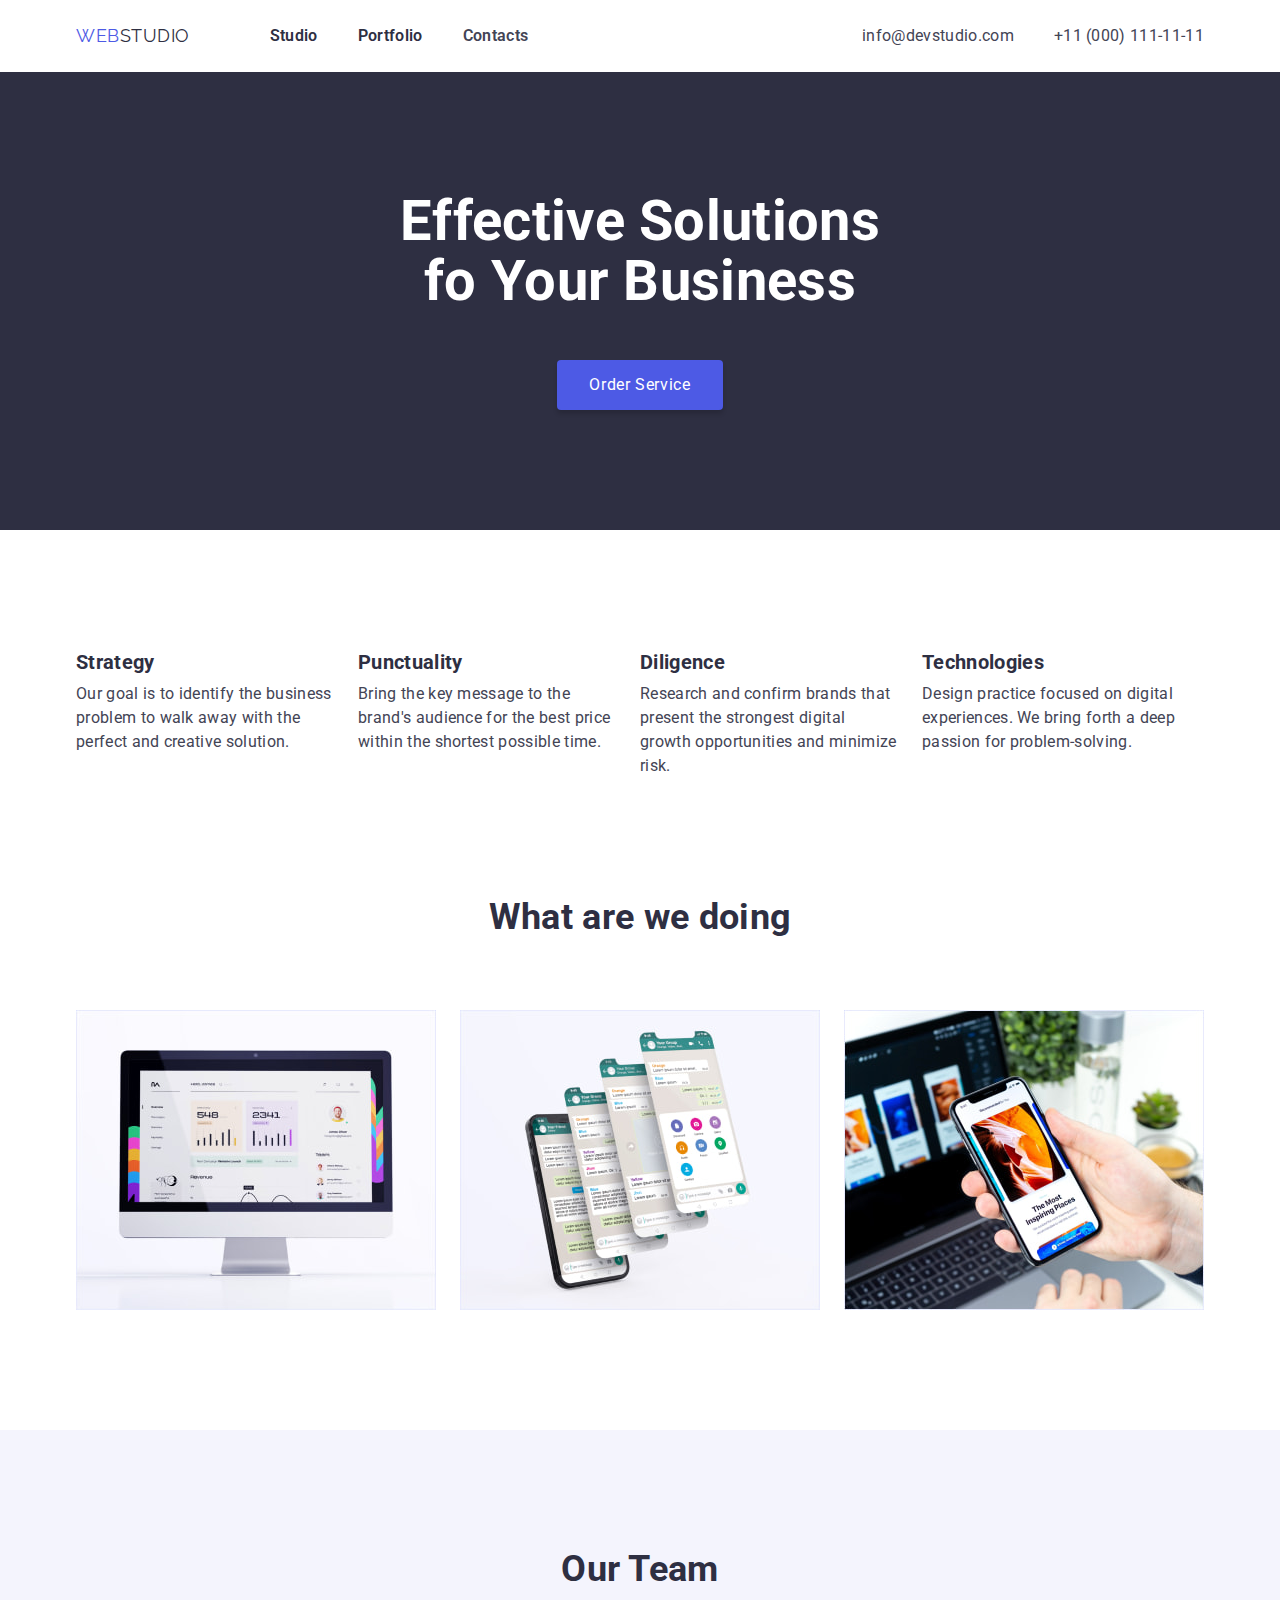
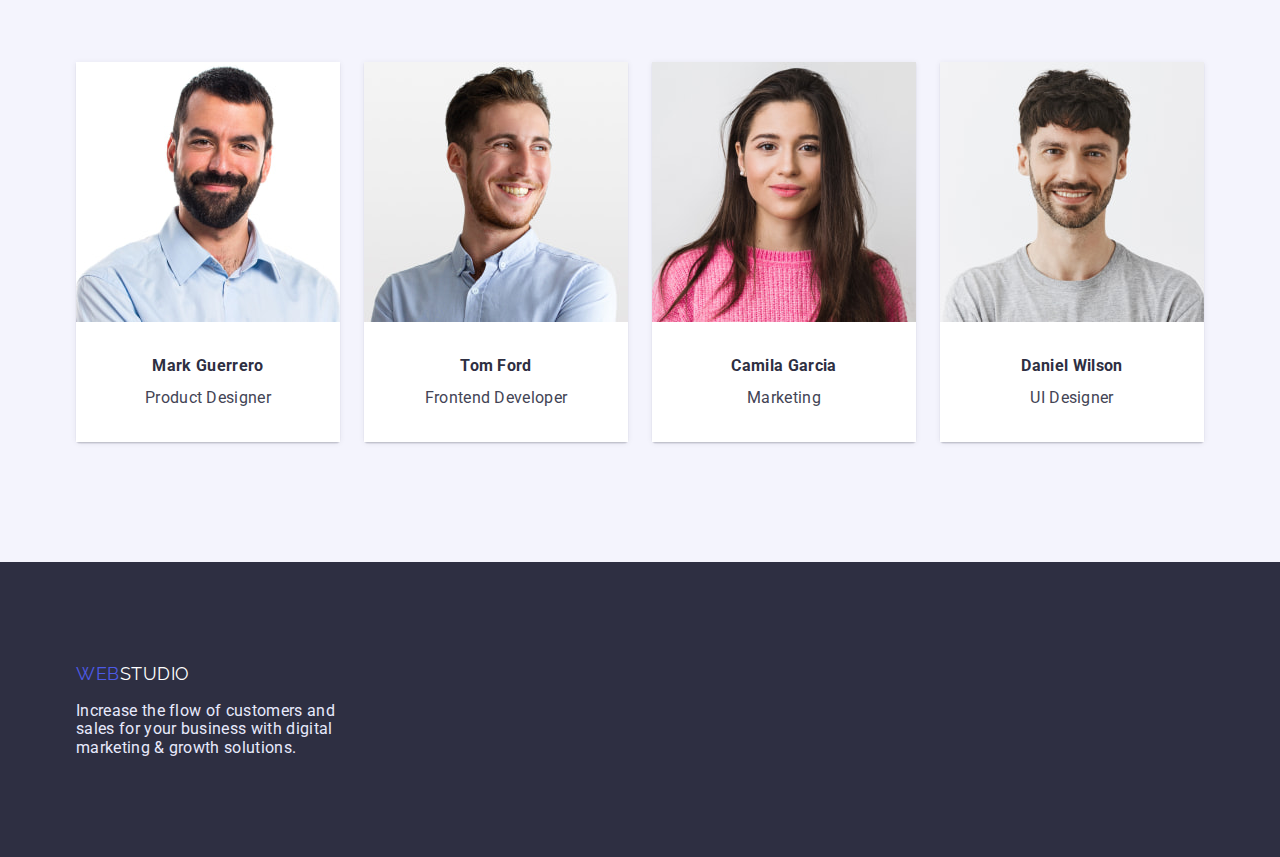
<file: index.html>
<!DOCTYPE html>
<html lang="en">
  <head>
    <meta charset="UTF-8" />
    <meta http-equiv="X-UA-Compatible" content="IE=edge" />
    <meta name="viewport" content="width=device-width, initial-scale=1.0" />
    <title>Go-IT-markup-hw-03</title>
    <link
      rel="stylesheet"
      href="https://cdnjs.cloudflare.com/ajax/libs/modern-normalize/1.1.0/modern-normalize.min.css"
    />
    <link rel="stylesheet" href="./CSS/styles.css" />
    <link
      href="https://fonts.googleapis.com/css2?family=Montserrat:wght@400;700&family=Raleway:wght@700&family=Roboto:wght@400;500;700;900&display=swap"
      rel="stylesheet"
    />
  </head>

  <body>
    <header class="top">
      <div class="container header">
        <a class="logo-title" href="index.html"
          ><span class="logo">WEB</span>STUDIO</a
        >
        <nav class="nav-text">
          <a href="index.html" class="nav-link">Studio</a>
          <a href="portfolio.html" class="nav-link">Portfolio</a>
          <a href="" class="nav-link">Contacts</a>
        </nav>
        <address class="address">
          <a href="mailto:info@devstudio.com" class="link"
            >info@devstudio.com</a
          >
          <a href="tel:+11(000)111-11-11" class="link">+11 (000) 111-11-11</a>
        </address>
      </div>
    </header>

    <main>
      <!-- Section1 -->
      <section class="section section-title">
        <h1 class="title">
          Effective Solutions <br />
          fo Your Business
        </h1>
        <button type="button" class="button-index">Order Service</button>
      </section>
      <!--Section2-->
      <section class="section">
        <div class="container">
          <ul class="list">
            <li class="list-li">
              <h3 class="text-h">Strategy</h3>
              <p class="text-p">
                Our goal is to identify the business problem to walk away with
                the perfect and creative solution.
              </p>
            </li>
            <li class="list-li">
              <h3 class="text-h">Punctuality</h3>
              <p class="text-p">
                Bring the key message to the brand's audience for the best price
                within the shortest possible time.
              </p>
            </li>
            <li class="list-li">
              <h3 class="text-h">Diligence</h3>
              <p class="text-p">
                Research and confirm brands that present the strongest digital
                growth opportunities and minimize risk.
              </p>
            </li>
            <li class="list-li">
              <h3 class="text-h">Technologies</h3>
              <p class="text-p">
                Design practice focused on digital experiences. We bring forth a
                deep passion for problem-solving.
              </p>
            </li>
          </ul>
        </div>
      </section>
      <!--Section3-->
      <section class="section what-doing">
        <div class="container">
          <h2 class="text-h-section">What are we doing</h2>
          <ul class="examples-list">
            <li class="examples">
              <img
                src="./images/whatdoing1.jpg"
                alt="MacBook"
                width="360"
                height="300"
              />
            </li>
            <li class="examples">
              <img
                src="./images/whatdoing2.jpg"
                alt="Mobile App"
                width="360"
                height="300"
              />
            </li>
            <li class="examples">
              <img
                src="./images/whatdoing3.jpg"
                alt="iPhone&Laptop"
                width="360"
                height="300"
              />
            </li>
          </ul>
        </div>
      </section>
      <!--Section4-->
      <section class="section our-team">
        <div class="container">
          <h2 class="text-h-section">Our Team</h2>
          <ul class="team-list">
            <li class="li-card">
              <img
                class="image"
                src="./images/team-card1.jpg"
                alt="Mark Guerrero Photo"
                width="264"
                height="260"
              />
              <div class="team-card-text">
                <h3 class="team-card-h">Mark Guerrero</h3>
                <p class="team-card-p">Product Designer</p>
              </div>
            </li>
            <li class="li-card">
              <img
                class="image"
                src="./images/team-card2.jpg"
                alt="Tom Ford Photo"
                width="264"
                height="260"
              />
              <div class="team-card-text">
                <h3 class="team-card-h">Tom Ford</h3>
                <p class="team-card-p">Frontend Developer</p>
              </div>
            </li>
            <li class="li-card">
              <img
                class="image"
                src="./images/team-card3.jpg"
                alt="Camilla Garcia Photo"
                width="264"
                height="260"
              />
              <div class="team-card-text">
                <h3 class="team-card-h">Camila Garcia</h3>
                <p class="team-card-p">Marketing</p>
              </div>
            </li>
            <li class="li-card">
              <img
                class="image"
                src="./images/team-card4.jpg"
                alt="Daniel Wilson Photo"
                width="264"
                height="260"
              />
              <div class="team-card-text">
                <h3 class="team-card-h">Daniel Wilson</h3>
                <p class="team-card-p">UI Designer</p>
              </div>
            </li>
          </ul>
        </div>
      </section>
    </main>

    <footer class="footer">
      <div class="container">
        <a class="logo-title logo-footer" href="index.html">
          <span class="logo">WEB</span><span class="footer-studio">STUDIO</span>
        </a>
        <p class="footer-text">
          Increase the flow of customers and sales for your business with
          digital marketing & growth solutions.
        </p>
      </div>
    </footer>
  </body>
</html>
</file>
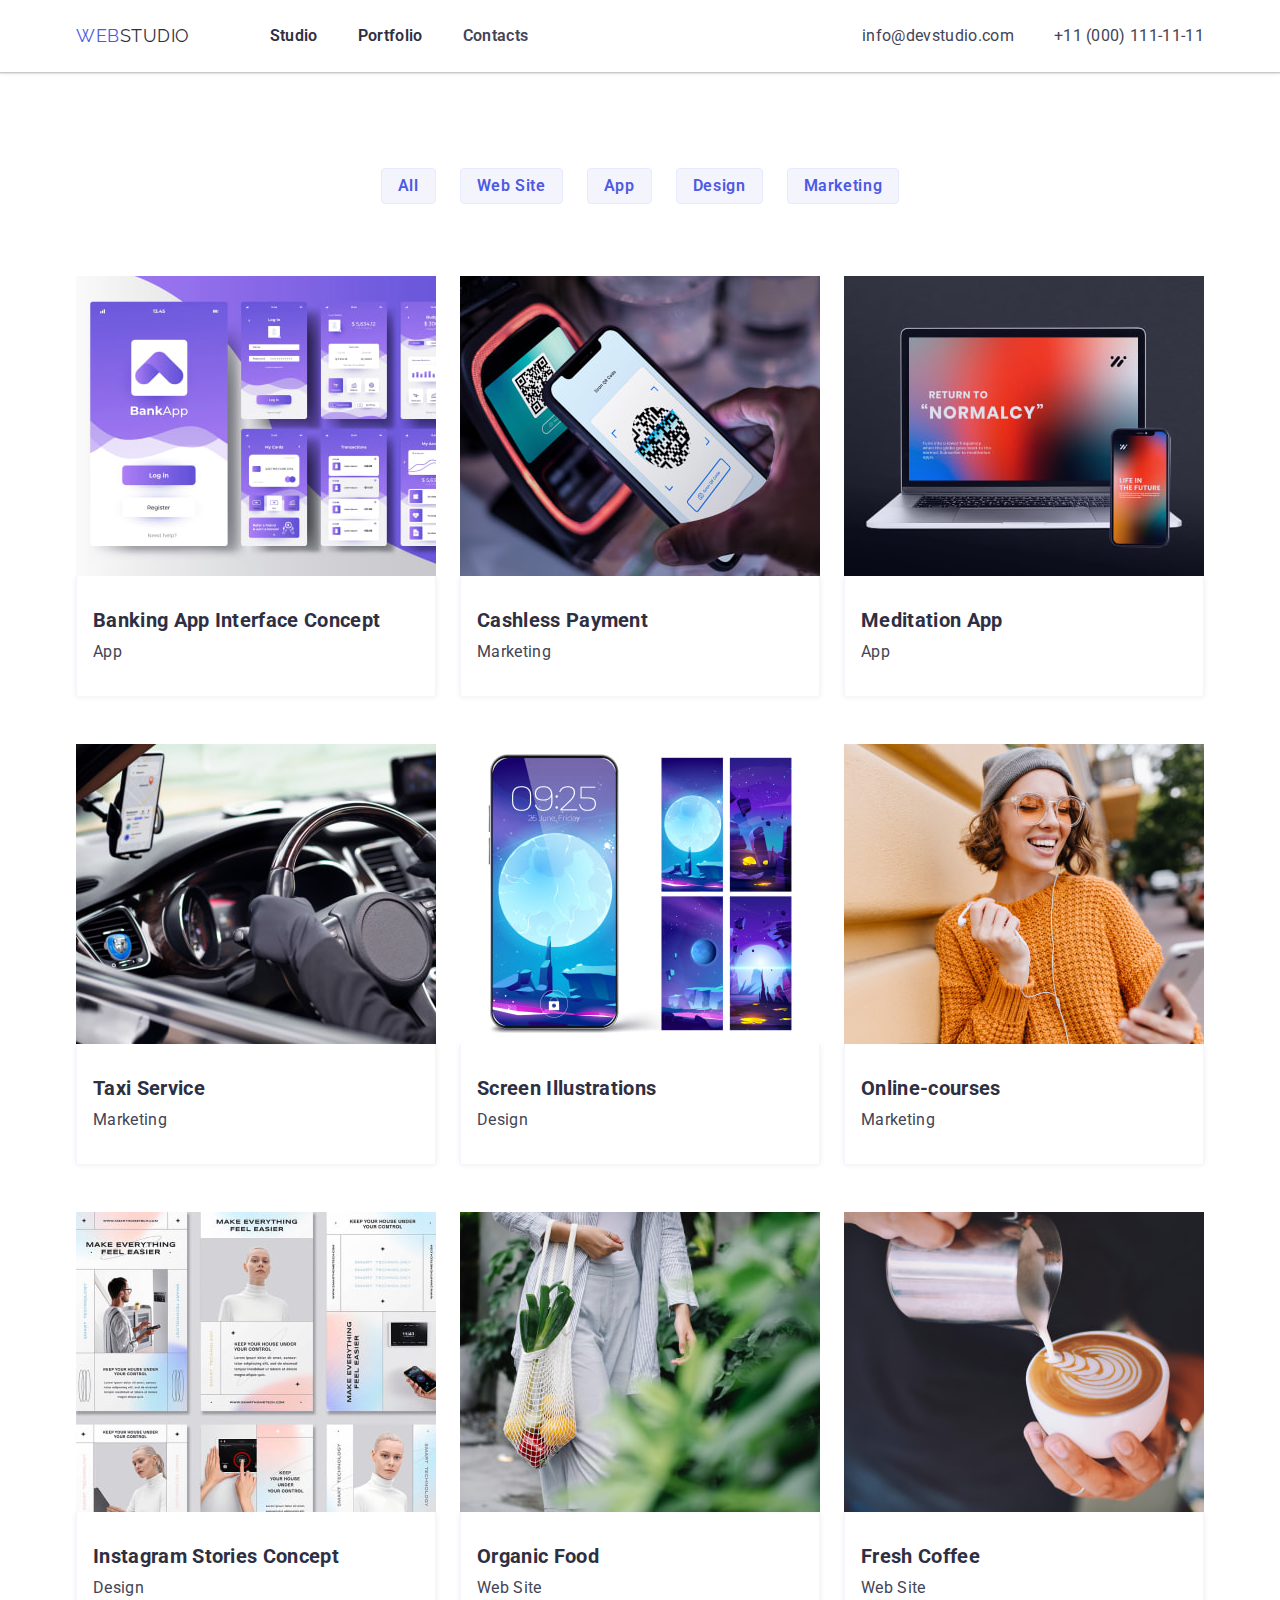
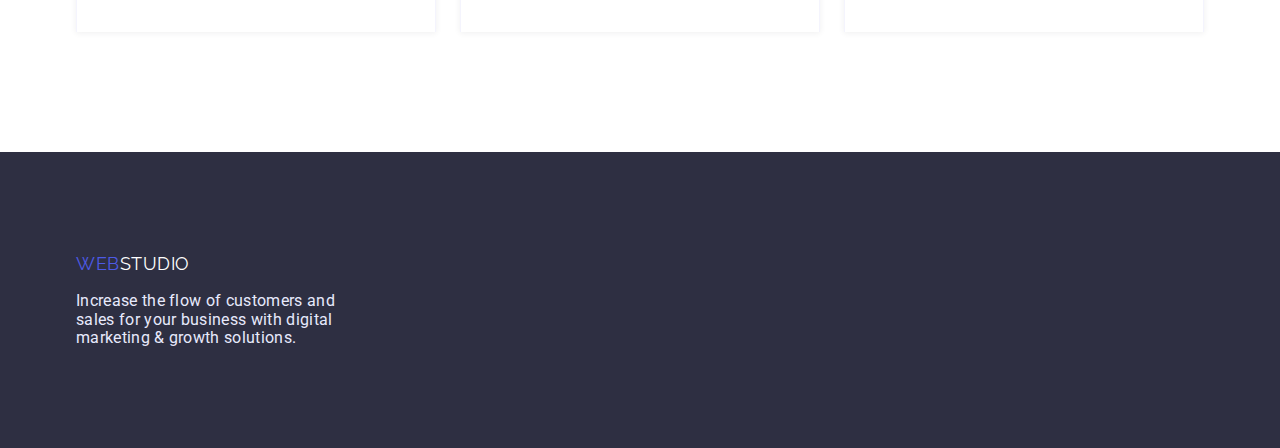
<file: portfolio.html>
<!DOCTYPE html>
<html lang="en">
  <head>
    <meta charset="UTF-8" />
    <meta http-equiv="X-UA-Compatible" content="IE=edge" />
    <meta name="viewport" content="width=device-width, initial-scale=1.0" />
    <title>Go-IT-markup-hw-03</title>
    <link
      rel="stylesheet"
      href="https://cdnjs.cloudflare.com/ajax/libs/modern-normalize/1.1.0/modern-normalize.min.css"
    />
    <link rel="stylesheet" href="./CSS/styles.css" />
    <link
      href="https://fonts.googleapis.com/css2?family=Montserrat:wght@400;700&family=Raleway:wght@700&family=Roboto:wght@400;500;700;900&display=swap"
      rel="stylesheet"
    />
  </head>

  <body>
    <header class="top">
      <div class="container header">
        <a class="logo-title" href="index.html"
          ><span class="logo">WEB</span>STUDIO</a
        >
        <nav class="nav-text">
          <a href="index.html" class="nav-link">Studio</a>
          <a href="portfolio.html" class="nav-link">Portfolio</a>
          <a href="" class="nav-link">Contacts</a>
        </nav>
        <address class="address">
          <a href="mailto:info@devstudio.com" class="link"
            >info@devstudio.com</a
          >
          <a href="tel:+11(000)111-11-11" class="link">+11 (000) 111-11-11</a>
        </address>
      </div>
    </header>

    <main>
      <h1 class="hidden-text">Portfolio</h1>
      <section class="section-buttons">
        <ul class="container list-portfolio">
          <li class="list-buttons">
            <button type="button" class="buttons">All</button>
          </li>
          <li class="list-buttons">
            <button type="button" class="buttons">Web Site</button>
          </li>
          <li class="list-buttons">
            <button type="button" class="buttons">App</button>
          </li>
          <li class="list-buttons">
            <button type="button" class="buttons">Design</button>
          </li>
          <li class="list-buttons">
            <button type="button" class="buttons">Marketing</button>
          </li>
        </ul>
      </section>

      <section class="section portfolio-main">
        <div class="container">
          <ul class="portfolio-ul">
            <li class="portfolio-li">
              <a href="" class="portfolio-card">
                <img
                  class="image"
                  src="./images/banking-app.jpg"
                  alt="Banking App"
                  width="360"
                  height="300"
                />
                <div class="projects">
                  <h3 class="text-h">Banking App Interface Concept</h3>
                  <p class="text-p">App</p>
                </div>
              </a>
            </li>
            <li class="portfolio-li">
              <a href="" class="portfolio-card">
                <img
                  class="image"
                  src="./images/cash-payment.jpg"
                  alt="Cashless Payment"
                  width="360"
                  height="300"
                />
                <div class="projects">
                  <h3 class="text-h">Cashless Payment</h3>
                  <p class="text-p">Marketing</p>
                </div>
              </a>
            </li>
            <li class="portfolio-li">
              <a href="" class="portfolio-card">
                <img
                  class="image"
                  src="./images/meditaion-app.jpg"
                  alt="Meditation-app"
                  width="360"
                  height="300"
                />
                <div class="projects">
                  <h3 class="text-h">Meditation App</h3>
                  <p class="text-p">App</p>
                </div>
              </a>
            </li>
            <li class="portfolio-li">
              <a href="" class="portfolio-card">
                <img
                  class="image"
                  src="./images/taxiservice.jpg"
                  alt="Taxi Mobile App"
                  width="360"
                  height="300"
                />
                <div class="projects">
                  <h3 class="text-h">Taxi Service</h3>
                  <p class="text-p">Marketing</p>
                </div>
              </a>
            </li>
            <li class="portfolio-li">
              <a href="" class="portfolio-card">
                <img
                  class="image"
                  src="./images/screen.jpg"
                  alt="Screen Illustrations"
                  width="360"
                  height="300"
                />
                <div class="projects">
                  <h3 class="text-h">Screen Illustrations</h3>
                  <p class="text-p">Design</p>
                </div>
              </a>
            </li>
            <li class="portfolio-li">
              <a href="" class="portfolio-card">
                <img
                  class="image"
                  src="./images/online-courses.jpg"
                  alt="Online Courses"
                  width="360"
                  height="300"
                />
                <div class="projects">
                  <h3 class="text-h">Online-courses</h3>
                  <p class="text-p">Marketing</p>
                </div>
              </a>
            </li>
            <li class="portfolio-li">
              <a href="" class="portfolio-card">
                <img
                  class="image"
                  src="./images/inst-stories.jpg"
                  alt="Instagram Stories Concept"
                  width="360"
                  height="300"
                />
                <div class="projects">
                  <h3 class="text-h">Instagram Stories Concept</h3>
                  <p class="text-p">Design</p>
                </div>
              </a>
            </li>
            <li class="portfolio-li">
              <a href="" class="portfolio-card">
                <img
                  class="image"
                  src="./images/organic-food.jpg"
                  alt="Organic Food"
                  width="360"
                  height="300"
                />
                <div class="projects">
                  <h3 class="text-h">Organic Food</h3>
                  <p class="text-p">Web Site</p>
                </div>
              </a>
            </li>
            <li class="portfolio-li">
              <a href="" class="portfolio-card">
                <img
                  class="image"
                  src="./images/fresh-coffee.jpg"
                  alt="Cap of Coffee"
                  width="360"
                  height="300"
                />
                <div class="projects">
                  <h3 class="text-h">Fresh Coffee</h3>
                  <p class="text-p">Web Site</p>
                </div>
              </a>
            </li>
          </ul>
        </div>
      </section>
    </main>

    <footer class="footer">
      <div class="container">
        <a class="logo-title logo-footer" href="index.html">
          <span class="logo">WEB</span><span class="footer-studio">STUDIO</span>
        </a>
        <p class="footer-text">
          Increase the flow of customers and sales for your business with
          digital marketing & growth solutions.
        </p>
      </div>
    </footer>
  </body>
</html>
</file>
<file: CSS/styles.css>
:root {
  --prime-color: #4d5ae5;
  --second-color: #404bbf;
  --dark-color: #2e2f42;
  --text-color: #434455;
  --subtle-color: #8e8f99;
  --only-white: #ffffff;
  --accent-color: #e7e9fc;
  --cloud-color: #f4f4fd;
}
h1,
h2,
h3,
p {
  margin: 0;
}
ul {
  padding: 0;
  margin: 0;
}
/* All pages */
body {
  color: var(--dark-color);
  font-family: "Roboto", sans-serif;
  letter-spacing: 0.02em;
}
.container {
  margin-left: auto;
  margin-right: auto;
  width: 1158px;
  padding: 0 15px 0 15px;
}
.top {
  background-color: var(--only-white);
  box-shadow: 0px 2px 1px rgba(46, 47, 66, 0.08),
    0px 1px 1px rgba(46, 47, 66, 0.16), 0px 1px 6px rgba(46, 47, 66, 0.08);
}
.header {
  display: flex;
  justify-content: space-between;
  padding-top: 24px;
  padding-bottom: 24px;
}
.logo {
  color: var(--prime-color);
}
.logo-title {
  text-decoration: none;
  font-family: "Raleway", sans-serif;
  color: var(--dark-color);
  font-size: 18px;
  line-height: 133%;
  letter-spacing: 0.03em;
  margin-right: 77px;
}
.nav-link {
  text-decoration: none;
  font-family: Roboto;
  font-weight: 600;
  color: var(--dark-color);
  font-size: 16px;
  line-height: 150%;
  margin-right: 40px;
}
.nav-link:last-child {
  margin-right: 0px;
}
.nav-link:hover,
.nav-link:visited {
  color: var(--text-color);
}
.nav-link:active {
  color: var(--prime-color);
}
.nav-text {
  display: flex;
  margin-right: 331px;
}
.list {
  display: flex;
  justify-content: space-between;
  list-style: none;
  margin-right: 24px;
}

.list-li {
  width: 264px;
  margin-right: 24px;
}
.list-li:last-child {
  margin-right: 0;
}
.link {
  color: var(--text-color);
  text-decoration: none;
  font-size: 16px;
  line-height: 150%;
  font-style: normal;
}
.link:first-child {
  margin-right: 40px;
}
.address {
  display: flex;
  margin-right: 0px;
}
.address:hover {
  color: var(--second-color);
}
.address:focus {
  color: var(--prime-color);
}
.address:active {
  color: var(--second-color);
}
.address .link:visited {
  color: var(--text-color);
}
.text-h {
  font-size: 20px;
  line-height: 120%;
  color: var(--dark-color);
  margin-bottom: 8px;
}
.text-p {
  font-size: 16px;
  line-height: 150%;
  color: var(--text-color);
}
.footer {
  color: var(--accent-color);
  background-color: var(--dark-color);
  padding-top: 100px;
  padding-bottom: 100px;
}
.logo-footer {
  margin-right: 0;
}
.footer-studio {
  color: var(--only-white);
}
.footer-text {
  width: 264px;
  margin-top: 16px;
}

/* Index.html */
.title {
  font-size: 56px;
  line-height: 107%;
  color: var(--only-white);
  text-align: center;
  padding-bottom: 48px;
}
.section {
  padding: 120px 0px;
}
.button-index {
  background-color: var(--prime-color);
  color: var(--only-white);
  cursor: pointer;
  font-family: Roboto, sans-serif;
  font-size: 16px;
  letter-spacing: 0.04em;
  padding: 16px 32px 16px 32px;
  box-shadow: 0px 4px 4px rgba(0, 0, 0, 0.15);
  border: none;
  border-radius: 4px;
  margin: 0 auto;
  display: block;
}
.button-index:hover {
  background-color: var(--prime-color);
}
.button-index:active {
  background-color: var(--prime-color);
}
.examples-list {
  display: flex;
  justify-content: space-between;
}
.examples {
  display: flex;
  margin-right: 24px;
}
.examples:last-child {
  margin-right: 0;
}
.team-card-text {
  background-color: var(--only-white);
  padding: 32px 0px;
}
.team-card-h {
  font-size: 16px;
  line-height: 150%;
  text-align: center;
  margin-bottom: 8px;
}
.team-card-p {
  font-size: 16px;
  line-height: 150%;
  color: var(--text-color);
  text-align: center;
}
.section-title {
  background-color: var(--dark-color);
}
.section-second {
  color: var(--text-color);
}
.what-doing {
  padding-top: 0px;
}
.our-team {
  background-color: var(--cloud-color);
  padding-bottom: 120px;
}
.text-h-section {
  font-size: 36px;
  line-height: 111%;
  text-align: center;
  padding-top: 0;
  margin-bottom: 72px;
}
.team-list {
  display: flex;
  justify-content: space-between;
  list-style: none;
  margin: 0;
}
.li-card {
  margin-right: 24px;
  box-shadow: 0px 1px 6px rgba(46, 47, 66, 0.08),
    0px 1px 1px rgba(46, 47, 66, 0.16), 0px 2px 1px rgba(46, 47, 66, 0.08);
  border-radius: 0px 0px 4px 4px;
}
.li-card:last-child {
  margin-right: 0;
}

/* Portfolio */
.hidden-text {
  display: none;
}
.section-buttons {
  padding-top: 96px;
  padding-bottom: 72px;
}
.list-portfolio {
  display: flex;
  justify-content: center;
  list-style: none;
}
.buttons {
  background-color: var(--cloud-color);
  color: var(--prime-color);
  font-weight: 600;
  cursor: pointer;
  font-family: Roboto, sans-serif;
  font-size: 16px;
  letter-spacing: 0.04em;
  padding: 8px 16px;
  border: 1px solid var(--accent-color);
  border-radius: 4px;
}
.list-buttons {
  margin-right: 24px;
}
.list-buttons:last-child {
  margin-right: 0;
}
.buttons:hover {
  background-color: var(--prime-color);
  color: var(--only-white);
}
.buttons:active {
  background-color: var(--second-color);
  color: var(--only-white);
}
.portfolio-main {
  padding-top: 0;
  padding-bottom: 144px;
}
.portfolio-ul {
  display: flex;
  flex-wrap: wrap;
  justify-content: space-between;
  margin: -24px -12px -24px -12px;
}
.portfolio-li {
  display: flex;
  flex-basis: calc(100% / 3-24px);
  margin: 24px 12px;
}
.portfolio-card {
  text-decoration: none;
  font-style: normal;
}
.image {
  display: block;
}
.portfolio-li:nth-child(n + 7) {
  margin-bottom: 0px;
}
.projects {
  padding: 32px 16px;
  border: 0.5px solid var(--cloud-color);
  box-shadow: 0px 1px 6px rgba(46, 47, 66, 0.08);
  border-style: none solid;
}
</file>
